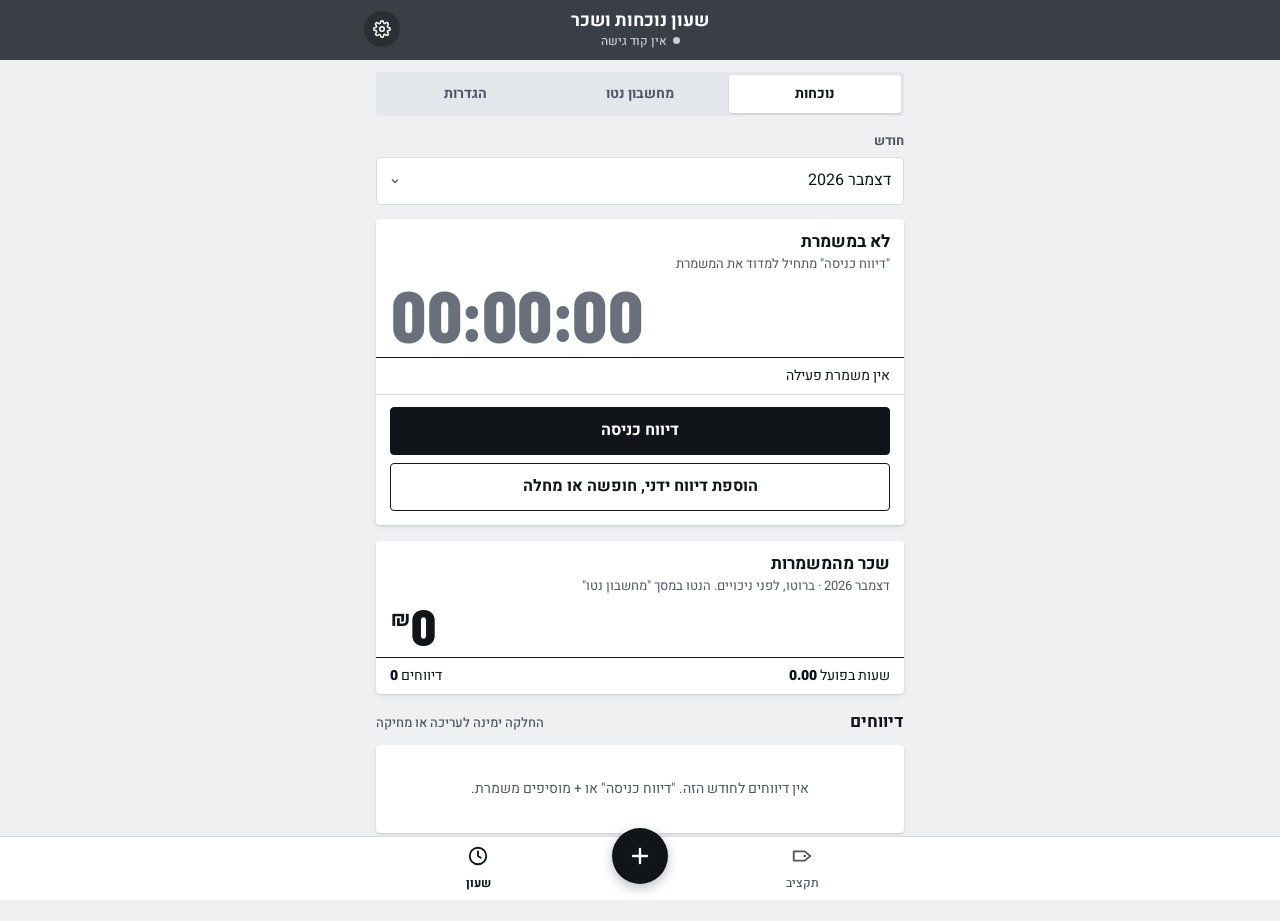
<file: work.html>
<!DOCTYPE html>
<html lang="he" dir="rtl">
<head>
    <meta charset="UTF-8">
    <meta name="viewport" content="width=device-width, initial-scale=1.0, viewport-fit=cover">
    <meta name="apple-mobile-web-app-capable" content="yes">
    <meta name="apple-mobile-web-app-status-bar-style" content="black-translucent">
    <meta name="apple-mobile-web-app-title" content="שעון נוכחות">
    <meta name="theme-color" content="#3A3F47">
    <link rel="manifest" href="manifest-work.json">
    <link rel="apple-touch-icon" href="clock-touch-icon.png">
    <link rel="apple-touch-icon" sizes="180x180" href="clock-touch-icon.png">
    <link rel="icon" type="image/png" sizes="192x192" href="clock-icon-192.png">
    <link rel="icon" type="image/png" sizes="512x512" href="clock-icon-512.png">
    <link rel="icon" type="image/png" sizes="64x64" href="clock-favicon.png">
    <title>שעון נוכחות ושכר</title>
    <link rel="preconnect" href="https://fonts.googleapis.com">
    <link rel="preconnect" href="https://fonts.gstatic.com" crossorigin>
    <link href="https://fonts.googleapis.com/css2?family=Barlow+Condensed:wght@600;700;800&family=Heebo:wght@400;500;700;900&display=swap" rel="stylesheet">
    <link rel="stylesheet" href="sb.css?v=1">
    <script src="cloud.js?v=3"></script>
    <script src="payroll.js?v=3"></script>
    <script src="sb-ui.js?v=1"></script>
    <style>
        .seg-wrap { margin: 12px 16px 0; }
        .tab-content { margin: 16px 16px 0; }
        .clock { overflow: hidden; }
        .clock-time { font-size: 72px; text-align: left; padding: 8px 14px 10px; color: var(--ink-3); }
        .clock.active .clock-time { color: var(--ink); }
        .clock .unit-row button { border: 0; background: none; color: var(--focus); font-weight: 700; font-size: 14px; padding: 4px 0; }
        .clock-actions { padding: 12px 14px 14px; display: grid; gap: 8px; border-top: 1px solid var(--line); }
        .summary { overflow: hidden; margin: 16px 0; }
        .summary .price { font-size: 52px; text-align: left; padding: 6px 14px 8px; }
        .form-list .row { gap: 12px; }
        .form-list .row-main { font-weight: 500; }
        .input-sm { width: 132px; min-height: 40px; padding: 6px 10px; flex: none; }
        input[type="date"].input-sm { width: 150px; }
        .rail-title small::before { content: ""; display: inline-block; width: 7px; height: 7px; border-radius: 4px; background: var(--rail-ink-2); margin-left: 6px; vertical-align: 1px; }
        .rail-title small.ok::before { background: var(--ok-bg); }
        .rail-title small.busy::before { background: #FFFFFF; }
        .rail-title small.bad::before { background: transparent; box-shadow: inset 0 0 0 1.5px #FFFFFF; }
        .receipt .row { min-height: 44px; }
        .receipt .row.total { font-weight: 700; background: var(--ground); }
        .receipt .minus, .receipt .plus { color: var(--ink); }
        .tab-content > .section-sub { margin-top: 24px; }
    </style>
</head>
<body>

<header class="rail">
    <span aria-hidden="true"></span>
    <div class="rail-title">שעון נוכחות ושכר<small id="cloudSyncStatus" aria-live="polite">בודק ענן...</small></div>
    <button class="rail-btn" onclick="switchTab(2, 'tab-data')" aria-label="הגדרות" data-icon="gear"></button>
</header>

<main class="page">
    <div class="seg-wrap">
        <div class="seg" role="tablist" id="tabsContainer" aria-label="מסכי השעון">
            <button role="tab" aria-selected="true" data-tab="tab-attendance" onclick="switchTab(0, 'tab-attendance', this)">נוכחות</button>
            <button role="tab" aria-selected="false" data-tab="tab-net" onclick="switchTab(1, 'tab-net', this)">מחשבון נטו</button>
            <button role="tab" aria-selected="false" data-tab="tab-data" onclick="switchTab(2, 'tab-data', this)">הגדרות</button>
        </div>
    </div>

    <!-- נוכחות -->
    <section id="tab-attendance" class="tab-content" role="tabpanel">
        <label class="field"><span>חודש</span>
            <select id="monthFilter" class="input" onchange="renderLog()"></select>
        </label>

        <section class="label clock" id="clockLabel" aria-labelledby="clockTitle">
            <div class="label-top">
                <h1 id="clockTitle">לא במשמרת</h1>
                <p class="label-sub" id="clockSub">"דיווח כניסה" מתחיל למדוד את המשמרת</p>
            </div>
            <div class="price clock-time" id="shiftTimer" role="timer">00:00:00</div>
            <div class="unit-row"><span id="clockStartLine">אין משמרת פעילה</span><button id="editStartBtn" onclick="editActiveStartTime()" hidden>עריכת שעת כניסה</button></div>
            <div class="clock-actions">
                <button class="btn" id="btnIn" onclick="clockIn()">דיווח כניסה</button>
                <button class="btn" id="btnOut" onclick="clockOut()" hidden>דיווח יציאה</button>
                <button class="btn btn-text" id="cancelBtn" onclick="cancelActiveShift()" hidden>ביטול דיווח הכניסה</button>
                <button class="btn btn-secondary" onclick="toggleManualBox()">הוספת דיווח ידני, חופשה או מחלה</button>
            </div>
        </section>

        <div id="report"></div>
    </section>

    <!-- מחשבון נטו -->
    <section id="tab-net" class="tab-content" role="tabpanel" hidden>
        <label class="field"><span>חודש עבודה</span>
            <select id="netMonthFilter" class="input" onchange="onNetMonthChange()"></select>
        </label>
        <label class="field"><span>בונוס / תמריץ לחודש הזה (₪)</span>
            <input type="number" id="netBonusInput" class="input" inputmode="decimal" placeholder="0" oninput="renderNetCalculator()">
        </label>
        <div id="netResultBox"></div>
    </section>

    <!-- הגדרות -->
    <section id="tab-data" class="tab-content" role="tabpanel" hidden>
        <h2 class="section-sub" style="margin-top:0;">שכר ויתרות</h2>
        <div class="list form-list">
            <label class="row"><span class="row-main">שכר בסיס לשעה (₪)</span><input class="input input-sm num" type="number" id="settingWage" step="0.1" inputmode="decimal"></label>
            <label class="row"><span class="row-main">דמי נסיעות קבועים (₪)</span><input class="input input-sm num" type="number" id="settingTravel" step="1" inputmode="decimal"></label>
            <label class="row"><span class="row-main">יתרת ימי חופשה</span><input class="input input-sm num" type="number" id="settingVacation" step="0.01" inputmode="decimal"></label>
            <label class="row"><span class="row-main">יתרת ימי מחלה</span><input class="input input-sm num" type="number" id="settingSick" step="0.01" inputmode="decimal"></label>
            <label class="row"><span class="row-main">יתרת דמי הבראה (ימים)</span><input class="input input-sm num" type="number" id="settingHavraa" step="0.01" inputmode="decimal"></label>
            <label class="row"><span class="row-main">תחילת העסקה (לוותק הבראה)</span><input class="input input-sm" type="date" id="settingStartDate"></label>
        </div>
        <p class="sheet-note" style="margin-top:8px;">היתרות מתעדכנות אוטומטית בכל סוף חודש ומסונכרנות בין המכשירים.</p>
        <button class="btn" onclick="saveSettings()">שמירה</button>

        <h2 class="section-sub">דוחות</h2>
        <label class="field"><span>חודש לדוח</span>
            <select id="reportMonthFilter" class="input"></select>
        </label>
        <div class="btn-row">
            <button class="btn btn-secondary" onclick="generatePDF('short')">דוח מקוצר למעסיק</button>
            <button class="btn btn-secondary" onclick="generatePDF('detailed')">דוח מפורט</button>
        </div>

        <h2 class="section-sub">גיבוי וענן</h2>
        <div class="list">
            <button class="row" onclick="exportAllData()"><span class="row-icon" data-icon="inbox"></span><span class="row-main"><span class="row-title">העתקת גיבוי מלא ללוח</span><span class="row-sub">משמרות, בונוסים והגדרות</span></span></button>
            <button class="row" onclick="importAllData()"><span class="row-icon" data-icon="repeat"></span><span class="row-main"><span class="row-title">שחזור מגיבוי</span><span class="row-sub">הדבקת גיבוי שהועתק קודם</span></span></button>
            <button class="row" onclick="changeCloudToken()"><span class="row-icon" data-icon="key"></span><span class="row-main"><span class="row-title">קוד גישה לענן</span><span class="row-sub">אותו קוד כמו באפליקציית התקציב</span></span></button>
        </div>
    </section>
</main>

<!-- סרגל תחתון -->
<nav class="tabbar" aria-label="ניווט ראשי">
    <a class="tab" href="index.html"><span data-icon="budget"></span>תקציב</a>
    <button class="fab" onclick="toggleManualBox()" aria-label="הוספת דיווח ידני" data-icon="plus"></button>
    <a class="tab" href="work.html" aria-current="page" onclick="event.preventDefault(); switchTab(0, 'tab-attendance');"><span data-icon="clock"></span>שעון</a>
</nav>

<!-- גיליון: דיווח ידני / עריכה -->
<div class="sheet" id="manualSheet" role="dialog" aria-modal="true" aria-labelledby="formTitle" aria-hidden="true">
    <div class="sheet-panel">
        <div class="sheet-head"><div><h2 id="formTitle">הוספת דיווח</h2></div><button class="sheet-close" data-close-sheet aria-label="סגירה" onclick="resetEditMode()"></button></div>
        <div class="sheet-body" id="manualEntryBox">
            <p class="form-error" id="manualError" role="alert" hidden></p>
            <label class="field"><span>סוג הדיווח</span>
                <select id="entryType" class="input" onchange="toggleTimeInputs()">
                    <option value="shift">משמרת עבודה רגילה</option>
                    <option value="vacation">יום חופשה (100% תשלום)</option>
                    <option value="sick">יום מחלה (זיהוי אוטומטי)</option>
                </select>
            </label>
            <label class="field"><span>תאריך</span><input type="date" id="manualDate" class="input"></label>
            <div class="btn-row" id="timeInputsContainer">
                <label class="field" style="flex:1;"><span>כניסה</span><input type="time" id="manualStart" class="input"></label>
                <label class="field" style="flex:1;"><span>יציאה</span><input type="time" id="manualEnd" class="input"></label>
            </div>
        </div>
        <div class="sheet-foot">
            <div class="btn-row">
                <button class="btn btn-secondary" id="btnCancelEdit" onclick="resetEditMode()">ביטול</button>
                <button class="btn" id="btnManualSave" onclick="addManualShift()">הוספה לדיווחים</button>
            </div>
        </div>
    </div>
</div>

<script>
    const REGULAR_HOURS = SBPayroll.PAYROLL.REGULAR_HOURS;
    const DEFAULT_EMPLOYMENT_START = '2024-11-24'; // ניתן לשינוי במסך ההגדרות
    const hebrewMonths = ["ינואר", "פברואר", "מרץ", "אפריל", "מאי", "יוני", "יולי", "אוגוסט", "ספטמבר", "אוקטובר", "נובמבר", "דצמבר"];
    let editingId = null;
    let openSwipeId = null;

    const warningSvg = `<svg class="custom-warning-icon" width="22" height="22" viewBox="0 0 24 24" fill="none" xmlns="http://www.w3.org/2000/svg" title="פחות מ-5 שעות"><path d="M12 2C10.5 2 9.5 3 9.5 4.5V12.5C9.5 14 10.5 15 12 15C13.5 15 14.5 14 14.5 12.5V4.5C14.5 3 13.5 2 12 2ZM12 17.5C10.6 17.5 9.5 18.6 9.5 20C9.5 21.4 10.6 22.5 12 22.5C13.4 22.5 14.5 21.4 14.5 20C14.5 18.6 13.4 17.5 12 17.5Z" fill="#d93025"/></svg>`;

    // ==========================================
    //   נתונים מקומיים
    // ==========================================
    function readShifts() {
        try {
            const arr = JSON.parse(localStorage.getItem('shiftsHistory') || '[]');
            return Array.isArray(arr) ? arr : [];
        } catch (e) { return []; }
    }
    function writeShifts(shifts) {
        localStorage.setItem('shiftsHistory', JSON.stringify(shifts));
    }

    function pad2(n) { return String(n).padStart(2, '0'); }
    function formatDate(d) { return `${pad2(d.getDate())}.${pad2(d.getMonth() + 1)}.${d.getFullYear()}`; }
    function formatTime(d) { return `${pad2(d.getHours())}:${pad2(d.getMinutes())}`; }
    function monthKeyOf(d) { return d.getFullYear() + "-" + pad2(d.getMonth() + 1); }
    function shiftSortKey(s) {
        const p = SBPayroll.normalizeDate(s.date).split('.');
        return new Date(`${p[2]}-${p[1]}-${p[0]}T${s.start || '00:00'}`).getTime() || 0;
    }

    // משמרת תקינה: מזהה מספרי (מגן מפני הזרקת קוד מנתוני ענן) ותאריך בפורמט אחיד dd.mm.yyyy
    function cleanShift(s) {
        if (!s || s.id === undefined || s.id === null || !isFinite(Number(s.id))) return null;
        return Object.assign({}, s, { id: Number(s.id), date: SBPayroll.normalizeDate(s.date) });
    }

    function sortShifts(shifts) {
        return shifts.sort((a, b) => shiftSortKey(a) - shiftSortKey(b));
    }

    // מאחד תאריכים ישנים בפורמט 1.9.2026 לפורמט 01.09.2026 (חד פעמי)
    function normalizeStoredShifts() {
        const before = localStorage.getItem('shiftsHistory') || '[]';
        const shifts = sortShifts(readShifts().map(cleanShift).filter(Boolean));
        const after = JSON.stringify(shifts);
        if (after !== before) { writeShifts(shifts); return true; }
        return false;
    }

    // ==========================================
    //   הגדרות: כל שינוי מסומן בזמן, כדי שהענן ידע מה העדכני
    // ==========================================
    const SETTING_KEYS = ['hourlyWage', 'travelExp', 'vacationBalance', 'sickBalance', 'havraaBalance', 'employmentStart'];

    function touchSettings() { localStorage.setItem('workSettingsUpdatedAt', String(Date.now())); }
    function setSetting(key, value) { localStorage.setItem(key, String(value)); touchSettings(); }
    function getNum(key, fallback) { const v = parseFloat(localStorage.getItem(key)); return isNaN(v) ? fallback : v; }
    function adjustBalance(key, delta) { setSetting(key, (getNum(key, 0) + delta).toFixed(2)); }

    function readAccruedMonths() {
        try { return JSON.parse(localStorage.getItem('accruedMonths') || '{}') || {}; } catch (e) { return {}; }
    }

    function collectLocalSettings() {
        const settings = {};
        SETTING_KEYS.forEach(k => { settings[k] = localStorage.getItem(k); });
        const bonuses = {};
        for (let i = 0; i < localStorage.length; i++) {
            const k = localStorage.key(i);
            if (k && k.startsWith('bonus_')) bonuses[k] = localStorage.getItem(k);
        }
        settings.bonuses = bonuses;
        settings.accruedMonths = readAccruedMonths();
        settings.updatedAt = parseInt(localStorage.getItem('workSettingsUpdatedAt') || '0', 10) || 0;
        return settings;
    }

    // מחיל הגדרות מהענן: אם הן חדשות יותר מהמקומיות – מחליף; אחרת משלים רק ערכים חסרים.
    function mergeSettingsFromCloud(cSet) {
        if (!cSet || typeof cSet !== 'object') return false;
        let changed = false;
        const cloudTs = Number(cSet.updatedAt) || 0;
        const localTs = parseInt(localStorage.getItem('workSettingsUpdatedAt') || '0', 10) || 0;
        const cloudIsNewer = cloudTs > localTs;

        SETTING_KEYS.forEach(k => {
            const v = cSet[k];
            if (v === undefined || v === null || v === '') return;
            if (cloudIsNewer || localStorage.getItem(k) === null) {
                if (localStorage.getItem(k) !== String(v)) { localStorage.setItem(k, String(v)); changed = true; }
            }
        });

        if (cSet.bonuses && typeof cSet.bonuses === 'object') {
            if (cloudIsNewer) {
                const localBonusKeys = [];
                for (let i = 0; i < localStorage.length; i++) {
                    const k = localStorage.key(i);
                    if (k && k.startsWith('bonus_')) localBonusKeys.push(k);
                }
                localBonusKeys.forEach(k => { if (!(k in cSet.bonuses)) { localStorage.removeItem(k); changed = true; } });
            }
            Object.entries(cSet.bonuses).forEach(([k, v]) => {
                if (!k.startsWith('bonus_')) return;
                if (cloudIsNewer || localStorage.getItem(k) === null) {
                    if (localStorage.getItem(k) !== String(v)) { localStorage.setItem(k, String(v)); changed = true; }
                }
            });
        }

        // חודשים שכבר נצברו – איחוד, כדי שלא תהיה צבירה כפולה בשני מכשירים
        if (cSet.accruedMonths && typeof cSet.accruedMonths === 'object') {
            const local = readAccruedMonths();
            const merged = Object.assign({}, local, cSet.accruedMonths);
            if (JSON.stringify(merged) !== JSON.stringify(local)) {
                localStorage.setItem('accruedMonths', JSON.stringify(merged));
                changed = true;
            }
        }

        if (cloudIsNewer) localStorage.setItem('workSettingsUpdatedAt', String(cloudTs));
        return changed;
    }

    function getEmploymentStart() {
        const v = localStorage.getItem('employmentStart') || DEFAULT_EMPLOYMENT_START;
        const d = new Date(v + 'T00:00');
        return isNaN(d) ? new Date(DEFAULT_EMPLOYMENT_START + 'T00:00') : d;
    }

    // צבירת חופשה/מחלה/הבראה לחודשים שהסתיימו. רץ רק אחרי טעינה מהענן.
    function processMonthlyAccrualsIfNeeded() {
        const shifts = readShifts();
        const accruedMonths = readAccruedMonths();
        const currentMonthKey = monthKeyOf(new Date());
        const startDate = getEmploymentStart();

        const monthsMap = {};
        shifts.forEach(s => {
            if (s.monthKey && (!s.type || s.type === 'shift')) {
                monthsMap[s.monthKey] = (monthsMap[s.monthKey] || 0) + (parseFloat(s.hours) || 0);
            }
        });

        let accrued = false;
        Object.keys(monthsMap).forEach(mKey => {
            if (mKey < currentMonthKey && !accruedMonths[mKey] && mKey >= "2026-09") {
                const fraction = Math.min(monthsMap[mKey] / 182, 1.0); // יחסיות משרה לפי 182 שעות
                const newVac = fraction * (14 / 12);   // חופשה – 14 ימים בשנה
                const newSick = fraction * 1.50;       // מחלה – 1.5 ימים לחודש

                const parts = mKey.split('-');
                const mDate = new Date(parseInt(parts[0], 10), parseInt(parts[1], 10), 1);
                const diffYears = (mDate - startDate) / (1000 * 60 * 60 * 24 * 365.25);
                let havraaDaysPerYear = 5;
                if (diffYears >= 1) havraaDaysPerYear = 6;
                if (diffYears >= 3) havraaDaysPerYear = 7;
                if (diffYears >= 10) havraaDaysPerYear = 8;
                const newHavraa = fraction * (havraaDaysPerYear / 12);

                adjustBalance('vacationBalance', newVac);
                adjustBalance('sickBalance', newSick);
                adjustBalance('havraaBalance', newHavraa);

                accruedMonths[mKey] = true;
                accrued = true;
            }
        });
        if (accrued) {
            localStorage.setItem('accruedMonths', JSON.stringify(accruedMonths));
            touchSettings();
        }
        return accrued;
    }

    function switchTab(index, tabId, btnElement) {
        document.querySelectorAll('.tab-content').forEach(el => { el.hidden = el.id !== tabId; });
        document.querySelectorAll('#tabsContainer [role="tab"]').forEach(el => el.setAttribute('aria-selected', el.dataset.tab === tabId ? 'true' : 'false'));
        window.scrollTo(0, 0);
        if (tabId === 'tab-data') {
            loadSettings();
            populateReportMonthSelector();
        }
        if (tabId === 'tab-net') {
            populateNetMonthSelector();
            renderNetCalculator();
        }
    }

    function loadSettings() {
        document.getElementById('settingWage').value = localStorage.getItem('hourlyWage') || '';
        document.getElementById('settingTravel').value = localStorage.getItem('travelExp') || '0';
        document.getElementById('settingVacation').value = getNum('vacationBalance', 0).toFixed(2);
        document.getElementById('settingSick').value = getNum('sickBalance', 0).toFixed(2);
        document.getElementById('settingHavraa').value = getNum('havraaBalance', 0).toFixed(2);
        document.getElementById('settingStartDate').value = localStorage.getItem('employmentStart') || DEFAULT_EMPLOYMENT_START;
    }

    function saveSettings() {
        const wage = document.getElementById('settingWage').value;
        if (!wage) { SBUI.toast('צריך להזין שכר לשעה'); document.getElementById('settingWage').focus(); return; }
        localStorage.setItem('hourlyWage', wage);
        localStorage.setItem('travelExp', document.getElementById('settingTravel').value || '0');
        localStorage.setItem('vacationBalance', document.getElementById('settingVacation').value || '0');
        localStorage.setItem('sickBalance', document.getElementById('settingSick').value || '0');
        localStorage.setItem('havraaBalance', document.getElementById('settingHavraa').value || '0');
        const start = document.getElementById('settingStartDate').value;
        if (start) localStorage.setItem('employmentStart', start);
        touchSettings();
        syncWorkDataToCloud({ immediate: true });
        SBUI.toast('נשמר ונשלח לענן');
    }

    function calculateShiftPay(startTime, endTime, totalHours, wage) {
        const day = startTime.getDay();
        const hour = startTime.getHours();
        const isWeekend = (day === 6) || (day === 5 && hour >= 14);

        const baseMult = isWeekend ? 1.5 : 1.0;
        const ot1Mult = isWeekend ? 1.75 : 1.25;
        const ot2Mult = isWeekend ? 2.0 : 1.5;

        const regHours = Math.min(totalHours, REGULAR_HOURS);
        const ot1Hours = Math.max(0, Math.min(totalHours - REGULAR_HOURS, 2));
        const ot2Hours = Math.max(0, totalHours - (REGULAR_HOURS + 2));

        const totalPay = (regHours * wage * baseMult) + (ot1Hours * wage * ot1Mult) + (ot2Hours * wage * ot2Mult);
        return { totalPay, regHours, ot1Hours, ot2Hours, isWeekend };
    }

    setInterval(updateTimer, 1000);
    function updateTimer() {
        const startIso = localStorage.getItem('shiftStart');
        const timerDiv = document.getElementById('shiftTimer');
        const label = document.getElementById('clockLabel');
        if (!startIso) {
            label.classList.remove('active');
            timerDiv.textContent = '00:00:00';
            document.getElementById('clockTitle').innerText = 'לא במשמרת';
            document.getElementById('clockSub').innerText = '"דיווח כניסה" מתחיל למדוד את המשמרת';
            document.getElementById('clockStartLine').innerText = 'אין משמרת פעילה';
            document.getElementById('editStartBtn').hidden = true;
            return;
        }
        const startTime = new Date(startIso);
        const diffMs = Math.max(0, new Date() - startTime);
        const hrs = Math.floor(diffMs / 3600000);
        const mins = Math.floor((diffMs % 3600000) / 60000);
        const secs = Math.floor((diffMs % 60000) / 1000);
        label.classList.add('active');
        timerDiv.textContent = `${pad2(hrs)}:${pad2(mins)}:${pad2(secs)}`;
        document.getElementById('clockTitle').innerText = 'במשמרת עכשיו';
        const wage = parseFloat(localStorage.getItem('hourlyWage')) || 0;
        document.getElementById('clockSub').innerText = wage ? `בערך ₪${Math.round(diffMs / 3600000 * wage).toLocaleString('he-IL')} עד עכשיו, לפני תוספות` : 'יציאה מסיימת את המשמרת ושומרת אותה';
        document.getElementById('clockStartLine').innerHTML = `כניסה ב-<b class="num">${formatTime(startTime)}</b>`;
        document.getElementById('editStartBtn').hidden = false;
    }

    async function editActiveStartTime() {
        const startIso = localStorage.getItem('shiftStart');
        if (!startIso) return;
        const startDate = new Date(startIso);
        const atTime = t => { const d = new Date(startDate); const p = t.split(':'); d.setHours(parseInt(p[0], 10), parseInt(p[1], 10), 0, 0); return d; };
        const v = await SBUI.dialog({ title: 'שעת הכניסה', okLabel: 'שמירה', fields: [{
            name: 't', label: 'השעה שבה נכנסת בפועל', type: 'time', value: formatTime(startDate), required: true,
            validate: t => !/^([0-1]?[0-9]|2[0-3]):[0-5][0-9]$/.test(t) ? 'השעה לא תקינה' : (atTime(t) > new Date() ? 'שעת הכניסה לא יכולה להיות בעתיד' : null)
        }] });
        if (v && localStorage.getItem('shiftStart')) {
            localStorage.setItem('shiftStart', atTime(v.t).toISOString());
            updateTimer();
        }
    }

    function updateActiveState() {
        const active = !!localStorage.getItem('shiftStart');
        document.getElementById('btnIn').hidden = active;
        document.getElementById('btnOut').hidden = !active;
        document.getElementById('cancelBtn').hidden = !active;
        updateTimer();
    }

    function requireWage() {
        const wage = parseFloat(localStorage.getItem('hourlyWage'));
        if (!wage) {
            SBUI.alert('כדי לחשב שכר צריך להזין שכר לשעה במסך ההגדרות.', 'חסר שכר לשעה').then(() => switchTab(2, 'tab-data'));
            return 0;
        }
        return wage;
    }

    function clockIn() {
        if (!requireWage()) return;
        if (localStorage.getItem('shiftStart')) { SBUI.toast('כבר יש דיווח כניסה פעיל'); return; }
        localStorage.setItem('shiftStart', new Date().toISOString());
        updateActiveState();
    }

    function clockOut() {
        const startIso = localStorage.getItem('shiftStart');
        if (!startIso) { SBUI.toast('אין דיווח כניסה פעיל'); return updateActiveState(); }
        const wage = requireWage();
        if (!wage) return;
        const startTime = new Date(startIso);
        const endTime = new Date();
        const totalHours = (endTime - startTime) / 3600000;

        if (totalHours > 24) {
            SBUI.alert('עברו יותר מ-24 שעות מדיווח הכניסה, לכן הוא בוטל. אפשר להוסיף את המשמרת ידנית בכפתור +.', 'הדיווח בוטל');
            localStorage.removeItem('shiftStart');
            return updateActiveState();
        }

        const payData = calculateShiftPay(startTime, endTime, totalHours, wage);
        saveShiftLog('shift', startTime, endTime, totalHours, payData.totalPay, 0, payData.isWeekend);
        localStorage.removeItem('shiftStart');
        updateActiveState();
    }

    async function cancelActiveShift() {
        if (await SBUI.confirm('דיווח הכניסה הפעיל יימחק והזמן שנמדד לא יישמר.', { title: 'ביטול דיווח הכניסה', okLabel: 'ביטול הדיווח', danger: true })) {
            localStorage.removeItem('shiftStart');
            updateActiveState();
        }
    }

    function toggleManualBox() {
        if (!editingId) {
            document.getElementById('formTitle').innerText = 'הוספת דיווח';
            document.getElementById('btnManualSave').innerText = 'הוספה לדיווחים';
            const d = new Date();
            const mDate = document.getElementById('manualDate');
            if (!mDate.value) mDate.value = `${d.getFullYear()}-${pad2(d.getMonth() + 1)}-${pad2(d.getDate())}`;
        }
        toggleTimeInputs();
        SBUI.openSheet('manualSheet');
    }

    function toggleTimeInputs() {
        const type = document.getElementById('entryType').value;
        document.getElementById('timeInputsContainer').hidden = type !== 'shift';
    }

    function editShift(id) {
        closeAllSwipes();
        const shift = readShifts().find(s => Number(s.id) === Number(id));
        if (!shift) return;

        document.getElementById('entryType').value = shift.type || 'shift';
        toggleTimeInputs();

        const mDate = document.getElementById('manualDate');
        const mStart = document.getElementById('manualStart');
        const mEnd = document.getElementById('manualEnd');

        // תאריך תמיד בפורמט dd.mm.yyyy -> yyyy-mm-dd (בעבר 1.9.2026 נשבר כאן)
        const dateParts = SBPayroll.normalizeDate(shift.date).split('.');
        if (dateParts.length === 3) {
            mDate.type = 'date';
            mDate.value = `${dateParts[2]}-${dateParts[1]}-${dateParts[0]}`;
        }

        if (!shift.type || shift.type === 'shift') {
            mStart.type = 'time'; mStart.value = shift.start;
            mEnd.type = 'time'; mEnd.value = shift.end;
        }

        editingId = Number(id);
        document.getElementById('formTitle').innerText = "עריכת דיווח";
        document.getElementById('btnManualSave').innerText = "שמירת שינויים";
        SBUI.openSheet('manualSheet');
    }

    function resetEditMode() {
        editingId = null;
        SBUI.closeSheet('manualSheet');
        document.getElementById('formTitle').innerText = "הוספת דיווח";
        document.getElementById('btnManualSave').innerText = "הוספה לדיווחים";
        document.getElementById('manualDate').value = "";
        document.getElementById('manualStart').value = "";
        document.getElementById('manualEnd').value = "";
    }

    function manualError(msg, inputId) {
        SBUI.showFieldError(document.getElementById('manualError'), msg, inputId ? document.getElementById(inputId) : null);
        if (msg && inputId) document.getElementById(inputId).focus();
    }

    function addManualShift() {
        const type = document.getElementById('entryType').value;
        const mDate = document.getElementById('manualDate').value;
        const wage = parseFloat(localStorage.getItem('hourlyWage'));
        manualError('');
        if (!wage) return manualError('צריך להזין שכר לשעה במסך ההגדרות');
        if (!mDate) return manualError('צריך לבחור תאריך', 'manualDate');

        let startTime, endTime, totalHours, totalPay, sickDayNum = 0, isWeekend = false;

        if (type === 'shift') {
            const mStart = document.getElementById('manualStart').value;
            const mEnd = document.getElementById('manualEnd').value;
            if (!mStart || !mEnd) return manualError('צריך למלא שעת כניסה ושעת יציאה', document.getElementById('manualStart').value ? 'manualEnd' : 'manualStart');
            startTime = new Date(`${mDate}T${mStart}`);
            endTime = new Date(`${mDate}T${mEnd}`);
            if (endTime < startTime) endTime.setDate(endTime.getDate() + 1);
            totalHours = (endTime - startTime) / 3600000;
            const payData = calculateShiftPay(startTime, endTime, totalHours, wage);
            totalPay = payData.totalPay;
            isWeekend = payData.isWeekend;
        } else {
            startTime = new Date(`${mDate}T08:00`);
            endTime = new Date(`${mDate}T16:36`);
            totalHours = REGULAR_HOURS;
            totalPay = totalHours * wage;
            if (type === 'vacation') adjustBalance('vacationBalance', -1);
            else if (type === 'sick') { sickDayNum = 1; adjustBalance('sickBalance', -1); }
        }

        if (editingId) {
            let shifts = readShifts();
            const oldS = shifts.find(s => Number(s.id) === editingId);
            // החזרת ימי חופש/מחלה של הדיווח הישן
            if (oldS && oldS.type === 'vacation') adjustBalance('vacationBalance', 1);
            if (oldS && oldS.type === 'sick') adjustBalance('sickBalance', 1);
            shifts = shifts.filter(s => Number(s.id) !== editingId);
            writeShifts(shifts);
            markShiftDeleted(editingId);
        }

        saveShiftLog(type, startTime, endTime, totalHours, totalPay, sickDayNum, isWeekend);
        resetEditMode();
    }

    function saveShiftLog(type, start, end, hours, pay, sickDayNum = 0, isWeekend = false) {
        const shifts = readShifts();
        const newId = Date.now();
        unmarkShiftDeleted(newId);
        shifts.push({
            id: newId, type, sickDayNum,
            date: formatDate(start),
            monthKey: monthKeyOf(start),
            start: formatTime(start),
            end: formatTime(end),
            hours: hours.toFixed(2),
            pay: pay.toFixed(2),
            isWeekend: isWeekend
        });
        writeShifts(sortShifts(shifts));
        syncWorkDataToCloud();
        populateMonthSelector();
        renderLog();
    }

    // לחיצה ראשונה על "מחיקה" הופכת אותו ל"למחוק?", לחיצה שנייה מוחקת
    function deleteShift(id, btn) {
        if (btn && !SBUI.armDelete(btn)) return;
        closeAllSwipes();
        id = Number(id);
        const shifts = readShifts();
        const shiftToDelete = shifts.find(s => Number(s.id) === id);
        if (shiftToDelete && shiftToDelete.type === 'vacation') adjustBalance('vacationBalance', 1);
        if (shiftToDelete && shiftToDelete.type === 'sick') adjustBalance('sickBalance', 1);

        markShiftDeleted(id);
        writeShifts(shifts.filter(s => Number(s.id) !== id));
        syncWorkDataToCloud({ immediate: true });
        populateMonthSelector();
        renderLog();
        const back = shiftToDelete && shiftToDelete.type === 'vacation' ? ' · יום החופשה הוחזר ליתרה'
            : (shiftToDelete && shiftToDelete.type === 'sick' ? ' · יום המחלה הוחזר ליתרה' : '');
        SBUI.toast('הדיווח נמחק' + back);
    }

    function getOptionsHTML(shifts, currentSelected) {
        let html = "";
        const monthsSet = new Set();
        shifts.forEach(s => { if (s.monthKey) monthsSet.add(s.monthKey); });
        monthsSet.add(monthKeyOf(new Date()));

        Array.from(monthsSet).sort().reverse().forEach(mKey => {
            const parts = mKey.split("-");
            const monthName = hebrewMonths[parseInt(parts[1], 10) - 1];
            if (!monthName) return;
            const selectedStr = (mKey === currentSelected) ? "selected" : "";
            html += `<option value="${escHtml(mKey)}" ${selectedStr}>${monthName} ${escHtml(parts[0])}</option>`;
        });
        return html;
    }

    function populateMonthSelector() {
        const select = document.getElementById('monthFilter');
        const currentSelected = select.value || monthKeyOf(new Date());
        select.innerHTML = getOptionsHTML(readShifts(), currentSelected);
    }

    function populateNetMonthSelector() {
        const select = document.getElementById('netMonthFilter');
        const currentSelected = select.value || document.getElementById('monthFilter').value;
        select.innerHTML = getOptionsHTML(readShifts(), currentSelected);
        document.getElementById('netBonusInput').value = localStorage.getItem('bonus_' + select.value) || '';
    }

    function onNetMonthChange() {
        const monthKey = document.getElementById('netMonthFilter').value;
        document.getElementById('netBonusInput').value = localStorage.getItem('bonus_' + monthKey) || '';
        renderNetCalculator();
    }

    function populateReportMonthSelector() {
        const select = document.getElementById('reportMonthFilter');
        const currentSelected = select.value || document.getElementById('monthFilter').value;
        select.innerHTML = getOptionsHTML(readShifts(), currentSelected);
    }

    // ==========================================
    //   סנכרון ענן (דרך cloud.js עם קוד גישה)
    // ==========================================
    let syncCloudTimer = null;
    let cloudLoadedOnce = false;
    const pendingSalaries = {};

    function setSyncStatus(text, color) {
        const el = document.getElementById('cloudSyncStatus');
        if (!el) return;
        el.textContent = String(text).replace(/[\u2600-\u27BF\uFE0F]|\uD83D[\uDC00-\uDFFF]|\uD83C[\uDC00-\uDFFF]/g, '').trim();
        el.className = color === '#34c759' ? 'ok' : (color === '#ff3b30' ? 'bad' : (color === '#ff9500' ? 'busy' : ''));
    }

    function getDeletedShiftIds() {
        try { return JSON.parse(localStorage.getItem('deletedShiftIds') || '[]').map(String); }
        catch (e) { return []; }
    }

    function markShiftDeleted(id) {
        if (!id) return;
        const strId = String(id);
        const delIds = getDeletedShiftIds();
        if (!delIds.includes(strId)) {
            delIds.push(strId);
            if (delIds.length > 1000) delIds.splice(0, delIds.length - 1000);
            localStorage.setItem('deletedShiftIds', JSON.stringify(delIds));
        }
    }

    function unmarkShiftDeleted(id) {
        if (!id) return;
        const strId = String(id);
        localStorage.setItem('deletedShiftIds', JSON.stringify(getDeletedShiftIds().filter(d => d !== strId)));
    }

    // מאחד משמרות מקומיות ומהענן (לפי מזהה), בלי משמרות שנמחקו
    function mergeShifts(cloudData) {
        const localDeleted = getDeletedShiftIds();
        const cloudDeleted = (cloudData && Array.isArray(cloudData.deletedShiftIds)) ? cloudData.deletedShiftIds.map(String) : [];
        const allDeletedSet = new Set([...localDeleted, ...cloudDeleted]);
        const allDeletedArr = Array.from(allDeletedSet).slice(-1000);
        localStorage.setItem('deletedShiftIds', JSON.stringify(allDeletedArr));

        const cloudShifts = (cloudData && Array.isArray(cloudData.shiftsHistory)) ? cloudData.shiftsHistory : [];
        const shiftMap = new Map();
        cloudShifts.map(cleanShift).filter(Boolean).forEach(s => { if (!allDeletedSet.has(String(s.id))) shiftMap.set(String(s.id), s); });
        readShifts().map(cleanShift).filter(Boolean).forEach(s => { if (!allDeletedSet.has(String(s.id))) shiftMap.set(String(s.id), s); });
        const merged = sortShifts(Array.from(shiftMap.values()));

        const cloudHasDeleted = cloudShifts.some(s => s && allDeletedSet.has(String(s.id)));
        return { merged, allDeletedArr, cloudHasDeleted, localHasMoreDeletes: localDeleted.some(d => !cloudDeleted.includes(d)) };
    }

    function syncSalaryToCloud(monthKey, net) {
        pendingSalaries[monthKey] = Math.round(net);
        syncWorkDataToCloud();
    }

    function syncWorkDataToCloud(opts) {
        opts = opts || {};
        clearTimeout(syncCloudTimer);
        if (!cloudLoadedOnce) {
            // לא כותבים לענן לפני שהצלחנו לקרוא ממנו (כדי לא לדרוס נתונים)
            setSyncStatus('☁️ נשמר במכשיר', '#8e8e93');
            return;
        }
        setSyncStatus('☁️ מסנכרן...', '#ff9500');

        const doSync = async () => {
            try {
                await SBCloud.updateConfig(cfg => {
                    const cats = cfg.categories || {};
                    const cloudData = cats.__shiftsData || {};
                    const { merged, allDeletedArr } = mergeShifts(cloudData);
                    writeShifts(merged);
                    mergeSettingsFromCloud(cloudData.settings);

                    cats.__shiftsData = {
                        shiftsHistory: merged,
                        deletedShiftIds: allDeletedArr,
                        settings: collectLocalSettings(),
                        updatedAt: Date.now()
                    };
                    const salaries = Object.assign({}, cats.__liveSalaries || {});
                    Object.keys(pendingSalaries).forEach(k => { salaries[k] = pendingSalaries[k]; delete pendingSalaries[k]; });
                    cats.__liveSalaries = salaries;
                    return { aliases: cfg.aliases, categories: cats };
                });
                setSyncStatus('☁️ מסונכרן', '#34c759');
            } catch (e) {
                console.warn('Sync failed', e);
                if (e && e.name === 'AuthError') setSyncStatus('🔒 קוד גישה שגוי', '#ff3b30');
                else setSyncStatus('☁️ לא מקוון', '#8e8e93');
            }
        };

        if (opts.immediate) doSync();
        else syncCloudTimer = setTimeout(doSync, 1200);
    }

    async function loadWorkDataFromCloud(isRetry) {
        if (!SBCloud.hasToken() && !SBCloud.askToken('כדי לסנכרן את המשמרות צריך להזין את קוד הגישה פעם אחת במכשיר הזה.')) {
            setSyncStatus('🔒 אין קוד גישה', '#8e8e93');
            return;
        }
        setSyncStatus('☁️ בודק ענן...', '#ff9500');
        try {
            const cfg = await SBCloud.loadConfig();
            const cats = cfg.categories || {};
            let changed = false;
            let needPush = false;

            if (cats.__shiftsData) {
                const { merged, cloudHasDeleted, localHasMoreDeletes } = mergeShifts(cats.__shiftsData);
                if (JSON.stringify(merged) !== JSON.stringify(readShifts())) {
                    writeShifts(merged);
                    changed = true;
                }
                if (mergeSettingsFromCloud(cats.__shiftsData.settings)) changed = true;
                const cloudCount = Array.isArray(cats.__shiftsData.shiftsHistory) ? cats.__shiftsData.shiftsHistory.length : 0;
                if (cloudHasDeleted || localHasMoreDeletes || merged.length !== cloudCount) needPush = true;
            } else if (readShifts().length > 0) {
                needPush = true;
            }

            cloudLoadedOnce = true;
            if (processMonthlyAccrualsIfNeeded()) { changed = true; needPush = true; }
            if (needPush) syncWorkDataToCloud({ immediate: true });
            else setSyncStatus('☁️ מסונכרן', '#34c759');

            if (changed) {
                populateMonthSelector();
                renderLog();
                loadSettings();
                if (document.getElementById('tab-net').classList.contains('active')) renderNetCalculator();
            }
        } catch (e) {
            console.warn('Load from cloud failed', e);
            if (e && e.name === 'AuthError' && !isRetry && SBCloud.askToken('קוד הגישה לענן שגוי או חסר.')) return loadWorkDataFromCloud(true);
            setSyncStatus(e && e.name === 'AuthError' ? '🔒 קוד גישה שגוי' : '☁️ נשמר מקומית', '#8e8e93');
        }
    }

    function changeCloudToken() {
        if (SBCloud.askToken()) loadWorkDataFromCloud(true);
    }

    function exportAllData() {
        const data = Object.assign({ shiftsHistory: readShifts() }, collectLocalSettings());
        const json = JSON.stringify(data);
        if (navigator.clipboard && navigator.clipboard.writeText) {
            navigator.clipboard.writeText(json).then(() => {
                SBUI.toast('הגיבוי (משמרות, בונוסים והגדרות) הועתק ללוח');
            }).catch(() => showBackupText(json));
        } else {
            showBackupText(json);
        }
    }
    function showBackupText(json) {
        SBUI.dialog({ title: 'גיבוי', message: 'אי אפשר היה להעתיק אוטומטית. כדאי לסמן את כל הטקסט ולהעתיק אותו.', okLabel: 'סגירה', alertOnly: true,
            fields: [{ name: 'j', label: 'נתוני הגיבוי', type: 'textarea', value: json }] });
    }

    async function importAllData() {
        const v = await SBUI.dialog({ title: 'שחזור מגיבוי', okLabel: 'שחזור', danger: true,
            message: 'השחזור מחליף את המשמרות וההגדרות שבמכשיר בנתוני הגיבוי.',
            fields: [{ name: 'raw', label: 'הדבקת נתוני הגיבוי', type: 'textarea', required: true, placeholder: '{"shiftsHistory": ...}' }] });
        const raw = v ? v.raw : '';
        if (!raw) return;
        try {
            const data = JSON.parse(raw);
            if (Array.isArray(data.shiftsHistory)) {
                writeShifts(sortShifts(data.shiftsHistory.map(cleanShift).filter(Boolean)));
                localStorage.setItem('deletedShiftIds', '[]');
            }
            SETTING_KEYS.forEach(k => { if (data[k] !== undefined && data[k] !== null) localStorage.setItem(k, String(data[k])); });
            if (data.bonuses && typeof data.bonuses === 'object') {
                Object.keys(data.bonuses).forEach(k => { if (k.startsWith('bonus_')) localStorage.setItem(k, String(data.bonuses[k])); });
            }
            if (data.accruedMonths && typeof data.accruedMonths === 'object') localStorage.setItem('accruedMonths', JSON.stringify(data.accruedMonths));
            touchSettings();
            syncWorkDataToCloud({ immediate: true });
            SBUI.toast('הנתונים שוחזרו ויסונכרנו לענן');
            setTimeout(() => location.reload(), 1500);
        } catch (e) {
            SBUI.alert('הטקסט שהודבק אינו גיבוי תקין. כדאי להעתיק שוב את כל הגיבוי ולנסות שוב.', 'השחזור נכשל');
        }
    }

    function renderLog() {
        const shifts = readShifts();
        const reportDiv = document.getElementById('report');
        const selectedMonth = document.getElementById('monthFilter').value;
        const dayNames = ['א׳', 'ב׳', 'ג׳', 'ד׳', 'ה׳', 'ו׳', 'שבת'];
        let rowsHtml = '';
        let totalPay = 0, totalHours = 0, count = 0;
    
        shifts.slice().reverse().forEach(shift => {
            if (shift.monthKey !== selectedMonth) return;
            count++;
            const id = Number(shift.id);
            const isShort = (parseFloat(shift.hours) <= 5 && (!shift.type || shift.type === 'shift'));
            let badge = '<span class="chip">משמרת</span>';
            if (shift.isWeekend) badge = '<span class="chip chip-ink">שבת/חג</span>';
            if (shift.type === 'vacation') badge = '<span class="chip chip-line">חופשה</span>';
            if (shift.type === 'sick') badge = '<span class="chip chip-line">מחלה</span>';
            const p = SBPayroll.normalizeDate(shift.date).split('.');
            const dObj = p.length === 3 ? new Date(+p[2], +p[1] - 1, +p[0]) : null;
            const dayName = dObj && !isNaN(dObj) ? (dObj.getDay() === 6 ? 'שבת' : 'יום ' + dayNames[dObj.getDay()]) : '';
            const timeString = (shift.type && shift.type !== 'shift') ? 'יום מלא' : `${escHtml(shift.start)}–${escHtml(shift.end)}`;
            rowsHtml += `
                <li class="sw-row" id="shift-container-${id}">
                    <div class="sw-actions">
                        <button class="sw-edit" onclick="editShift(${id})">${SBUI.ICONS.edit}עריכה</button>
                        <button class="sw-del" onclick="deleteShift(${id}, this)">${SBUI.ICONS.trash}מחיקה</button>
                    </div>
                    <div class="sw-content row" tabindex="0" aria-label="${escHtml(shift.date)}, ₪${escHtml(shift.pay)}. החלקה ימינה לעריכה או מחיקה">
                        <span class="row-main">
                            <span class="row-title">${dayName} ${escHtml(shift.date)}</span>
                            <span class="row-sub">${badge} <span class="num">${timeString}</span> · ${escHtml(shift.hours)} ש׳${isShort ? ` <span class="chip chip-ink">${SBUI.ICONS.warn}פחות מ-5 שעות</span>` : ''}</span>
                        </span>
                        <span class="row-amt num">₪${escHtml(shift.pay)}</span>
                    </div>
                </li>`;
            totalPay += parseFloat(shift.pay) || 0;
            if (!shift.type || shift.type === 'shift') totalHours += parseFloat(shift.hours) || 0;
        });
    
        const mParts = (selectedMonth || '').split('-');
        const monthName = mParts.length === 2 ? `${hebrewMonths[parseInt(mParts[1], 10) - 1]} ${mParts[0]}` : '';
        reportDiv.innerHTML = `
            <section class="label summary" aria-label="סיכום החודש">
                <div class="label-top"><h2>שכר מהמשמרות</h2><p class="label-sub">${escHtml(monthName)} · ברוטו, לפני ניכויים. הנטו במסך "מחשבון נטו"</p></div>
                <div class="price"><sup>₪</sup>${Math.round(totalPay).toLocaleString('he-IL')}</div>
                <div class="unit-row"><span>שעות בפועל <b class="num">${totalHours.toFixed(2)}</b></span><span>דיווחים <b>${count}</b></span></div>
            </section>
            <h3 class="section-sub">דיווחים <span>החלקה ימינה לעריכה או מחיקה</span></h3>
            ${count ? `<ul class="list plain">${rowsHtml}</ul>` : '<div class="list"><p class="empty">אין דיווחים לחודש הזה. "דיווח כניסה" או + מוסיפים משמרת.</p></div>'}`;
        SBUI.bindSwipe(reportDiv);
    }

    function renderNetCalculator() {
        const monthKey = document.getElementById('netMonthFilter').value;
        const bonusVal = document.getElementById('netBonusInput').value;
        const bonus = parseFloat(bonusVal || '0') || 0;
        const wage = getNum('hourlyWage', 0);
        const travel = getNum('travelExp', 0);
    
        if (monthKey) {
            const prevBonus = localStorage.getItem('bonus_' + monthKey) || '';
            if ((bonusVal || '') !== prevBonus) {
                if (bonusVal) localStorage.setItem('bonus_' + monthKey, bonusVal);
                else localStorage.removeItem('bonus_' + monthKey);
                touchSettings();
            }
        }
    
        const monthShifts = readShifts().filter(s => s.monthKey === monthKey);
        const r = SBPayroll.computeNet({ shifts: monthShifts, wage, travel, bonus });
    
        if (monthKey) {
            localStorage.setItem('salary_net_' + monthKey, r.net.toFixed(2));
            syncSalaryToCloud(monthKey, r.net);
        }
    
        const box = document.getElementById('netResultBox');
        if (monthShifts.length === 0 && bonus === 0) {
            box.innerHTML = '<div class="list"><p class="empty">אין דיווחים בחודש הזה. אפשר לבחור חודש אחר.</p></div>';
            return;
        }
        if (!wage) {
            box.innerHTML = '<div class="list"><p class="empty">צריך להזין שכר לשעה במסך ההגדרות.</p></div>';
            return;
        }
        const money = n => '₪' + n.toLocaleString('he-IL', { minimumFractionDigits: 2, maximumFractionDigits: 2 });
        const deductions = r.pension + r.bleumi + r.tax + r.cibusDeduction;
        const p = (monthKey || '').split('-');
        const payMonth = p.length === 2 ? hebrewMonths[parseInt(p[1], 10) % 12] : '';
        const line = (label, val, cls) => `<div class="row ${cls || ''}"><span class="row-main">${label}</span><span class="row-amt num ${cls === 'minus' ? 'minus' : (cls === 'plus' ? 'plus' : '')}">${cls === 'minus' ? '−' : (cls === 'plus' ? '+' : '')}${money(val)}</span></div>`;
        box.innerHTML = `
            <section class="label summary" aria-label="נטו לתשלום">
                <div class="label-top"><h2>נטו לתשלום</h2><p class="label-sub">משוער · ייכנס במשכורת של ${escHtml(payMonth)}</p></div>
                <div class="price"><sup>₪</sup>${Math.round(r.net).toLocaleString('he-IL')}</div>
                <div class="unit-row"><span>ברוטו למס <b class="num">${money(r.taxGross)}</b></span><span>ניכויים <b class="num">${money(deductions)}</b></span></div>
            </section>
            <h3 class="section-sub">פירוט התלוש</h3>
            <div class="list receipt">
                ${line('שכר משעות עבודה', r.totalGrossPay)}
                ${line('נסיעות קבוע', r.travel)}
                ${line('בונוס / תמריץ', r.bonus)}
                ${line(`זקיפות שכר (סיבוס ${r.daysCount} ימים, רט"ן, בריאות)`, r.totalImputed, 'plus')}
                ${line('ברוטו מחושב למס', r.taxGross, 'total')}
                ${line('פנסיה (7% מהבסיס והבונוס)', r.pension, 'minus')}
                ${line('ביטוח לאומי ובריאות', r.bleumi, 'minus')}
                ${line('מס הכנסה (משוער)', r.tax, 'minus')}
                ${line(`ניכוי סיבוס (${r.daysCount} ימים × ₪${SBPayroll.PAYROLL.CIBUS_DEDUCTION_PER_DAY})`, r.cibusDeduction, 'minus')}
                ${line('נטו לתשלום', r.net, 'total')}
            </div>`;
    }

    function generatePDF(type) {
        const selectedMonthKey = document.getElementById('reportMonthFilter').value;
        const parts = selectedMonthKey.split("-");
        const monthName = hebrewMonths[parseInt(parts[1], 10) - 1];
        const year = escHtml(parts[0]);

        const monthShifts = readShifts().filter(s => s.monthKey === selectedMonthKey);
        if (monthShifts.length === 0) return SBUI.toast('אין דיווחים בחודש שנבחר');

        let totalPay = 0, totalHours = 0, totalDays = 0, totalOt125 = 0, totalOt150 = 0, weekendHours = 0;

        monthShifts.forEach(s => {
            totalPay += parseFloat(s.pay) || 0;
            if (!s.type || s.type === 'shift') {
                const hrs = parseFloat(s.hours) || 0;
                totalHours += hrs;
                totalDays++;
                if (s.isWeekend) {
                    weekendHours += hrs;
                } else {
                    totalOt125 += Math.max(0, Math.min(hrs - REGULAR_HOURS, 2));
                    totalOt150 += Math.max(0, hrs - (REGULAR_HOURS + 2));
                }
            } else { totalDays++; }
        });

        const printWindow = window.open('', '_blank');
        let htmlContent = `
            <!DOCTYPE html>
            <html lang="he" dir="rtl">
            <head>
                <meta charset="UTF-8">
                <title>דוח נוכחות - ${monthName} ${year}</title>
                <style>
                    body { font-family: Arial, sans-serif; padding: 20px; direction: rtl; text-align: right; }
                    h2, h3 { color: #007aff; }
                    table { width: 100%; border-collapse: collapse; margin-top: 15px; font-size: 13px; }
                    th, td { border: 1px solid #ccc; padding: 8px; text-align: center; }
                    th { background-color: #f2f2f7; }
                    .summary-box { background: #f9f9fb; border: 1px solid #e5e5ea; padding: 12px; border-radius: 8px; }
                </style>
            </head>
            <body>
                <h2>דוח נוכחות - ${type === 'short' ? 'מקוצר' : 'מפורט'} | ${monthName} ${year}</h2>
                <div class="summary-box">
                    <p>ימי עבודה: ${totalDays} | סה"כ שעות בפועל: ${totalHours.toFixed(2)}</p>
                    ${type === 'detailed' ? `<p>שעות 125%: ${totalOt125.toFixed(2)} | שעות 150%: ${totalOt150.toFixed(2)} | שעות שבת/חג: ${weekendHours.toFixed(2)}</p>` : ''}
                    <h3 style="color: #34c759;">שכר משוער (לפני נסיעות ובונוס): ₪${totalPay.toFixed(2)}</h3>
                </div>
        `;

        if (type === 'detailed') {
            htmlContent += `
                <table><thead><tr><th>תאריך</th><th>סוג</th><th>שעות</th><th>סה"כ</th><th>רגילות</th><th>125%</th><th>150%</th><th>שכר יומי</th></tr></thead><tbody>
            `;
            monthShifts.forEach(s => {
                const isShift = (!s.type || s.type === 'shift');
                const typeLbl = s.isWeekend ? "שבת/חג" : (isShift ? "משמרת" : (s.type === 'vacation' ? "חופשה" : "מחלה"));
                const time = isShift ? `${escHtml(s.start)} - ${escHtml(s.end)}` : "יום מלא";
                const hrs = isShift ? (parseFloat(s.hours) || 0) : REGULAR_HOURS;
                let reg = Math.min(hrs, REGULAR_HOURS).toFixed(2);
                let ot125 = isShift && !s.isWeekend ? Math.max(0, Math.min(hrs - REGULAR_HOURS, 2)).toFixed(2) : "0.00";
                let ot150 = isShift && !s.isWeekend ? Math.max(0, hrs - (REGULAR_HOURS + 2)).toFixed(2) : "0.00";

                if (s.isWeekend) { reg = "0.00"; ot125 = "0.00"; ot150 = hrs.toFixed(2); }

                htmlContent += `<tr><td>${escHtml(s.date)}</td><td>${typeLbl}</td><td>${time}</td><td>${escHtml(s.hours)}</td><td>${reg}</td><td>${ot125}</td><td>${ot150}</td><td>₪${escHtml(s.pay)}</td></tr>`;
            });
            htmlContent += `</tbody></table>`;
        }

        htmlContent += `<script>window.onload=function(){window.print();}<\/script></body></html>`;
        printWindow.document.write(htmlContent);
        printWindow.document.close();
    }

    // ג'סטות Swipe
    let touchStartX = 0; let touchCurrentX = 0;
    function handleTouchStart() {}
    function handleTouchMove() {}
    function handleTouchEnd() {}
    function closeAllSwipes() { SBUI.closeAllSwipes(); }

    document.querySelectorAll('[data-icon]').forEach(el => { el.innerHTML = SBUI.ICONS[el.dataset.icon] || ''; });
    document.querySelectorAll('.sheet-close').forEach(el => { el.innerHTML = SBUI.ICONS.close; });

    window.onload = function() {
        normalizeStoredShifts();
        updateActiveState();
        populateMonthSelector();
        renderLog();
        loadWorkDataFromCloud();
    }
</script>

</body>
</html>
</file>
<file: sb.css>
/* SmartBudget – שפה עיצובית משותפת לתקציב ולשעון הנוכחות.
   תוויות מחיר על מדף: תווית לבנה, מחיר גדול, שורת "מחיר ליחידה" מתחת לקו, פס מדף גרפיט, תווית מבצע צהובה. */
:root {
    --ground: #EEF0F2;
    --ground-2: #E3E6EA;
    --label: #FFFFFF;
    --ink: #111418;
    --ink-2: #4F5662;
    --ink-3: #69707C;
    --line: #D9DDE2;
    --rail: #3A3F47;
    --rail-2: #2B2F35;
    --rail-ink-2: #C9CED6;
    --promo: #FFD400;
    --red: #E2231A;
    --red-ink: #C11B13;
    --ok: #1E7B4F;
    --ok-bg: #E4F2EA;
    --b-savings: #FFD400;
    --b-committed: #3A3F47;
    --b-living: #8C97A6;
    --b-choice: #2F5DA8;
    --b-cash: #A0522D;
    --focus: #2F5DA8;
    --font-ui: Heebo, system-ui, -apple-system, "Segoe UI", sans-serif;
    --font-price: "Barlow Condensed", Heebo, system-ui, sans-serif;
    --shadow-label: 0 1px 2px rgba(17, 20, 24, .12), 0 3px 8px rgba(17, 20, 24, .05);
    --ease-out: cubic-bezier(.16, 1, .3, 1);
    --tabbar-h: 64px;
}

* { box-sizing: border-box; }
html { -webkit-text-size-adjust: 100%; }
body {
    margin: 0;
    background: var(--ground);
    color: var(--ink);
    font-family: var(--font-ui);
    font-size: 15px;
    line-height: 1.45;
    -webkit-font-smoothing: antialiased;
    -webkit-tap-highlight-color: transparent;
    caret-color: var(--ink);
    padding-bottom: calc(var(--tabbar-h) + env(safe-area-inset-bottom) + 24px);
    overflow-x: hidden;
}
::selection { background: #C9D6EE; color: var(--ink); }
button, input, select, textarea { font: inherit; color: inherit; }
button { cursor: pointer; }
:focus-visible { outline: 2px solid var(--focus); outline-offset: 2px; }
.num { font-variant-numeric: tabular-nums; direction: ltr; unicode-bidi: isolate; }
.price-font { font-family: var(--font-price); }
.sr-only { position: absolute; width: 1px; height: 1px; overflow: hidden; clip: rect(0 0 0 0); white-space: nowrap; }
[hidden] { display: none !important; }

/* ---------- רכבת עליונה ---------- */
.rail {
    background: var(--rail);
    color: #fff;
    padding: calc(env(safe-area-inset-top) + 10px) 12px 12px;
    display: grid;
    grid-template-columns: 44px 1fr 44px;
    align-items: center;
    gap: 8px;
    position: sticky;
    top: 0;
    z-index: 50;
}
.rail-title { text-align: center; font-weight: 700; font-size: 18px; line-height: 1.2; }
.rail-title small { display: block; font-size: 12px; font-weight: 500; color: var(--rail-ink-2); margin-top: 2px; }
.rail-btn {
    width: 36px; height: 36px; border-radius: 18px; border: 0;
    background: var(--rail-2); color: #fff;
    display: grid; place-items: center; justify-self: center;
}
.rail-btn:active { background: #23262B; }
.rail-btn svg { width: 18px; height: 18px; }
.month-switch { display: flex; align-items: center; justify-content: center; gap: 10px; }
.month-switch .rail-btn { width: 32px; height: 32px; }
.month-switch b { font-weight: 700; font-size: 18px; min-width: 120px; text-align: center; }

.banner {
    margin: 10px 16px 0; padding: 10px 12px;
    background: var(--label); border-radius: 4px; box-shadow: var(--shadow-label);
    font-size: 13px; color: var(--ink-2); display: flex; gap: 10px; align-items: center; justify-content: space-between;
}
.banner button { border: 0; background: none; color: var(--focus); font-weight: 700; padding: 6px 0; white-space: nowrap; }

/* ---------- תווית מחיר ---------- */
.label { background: var(--label); border-radius: 4px; box-shadow: var(--shadow-label); }
.price {
    font-family: var(--font-price); font-weight: 800; letter-spacing: -.02em;
    font-variant-numeric: tabular-nums; direction: ltr; unicode-bidi: isolate; line-height: .9;
}
.price sup { font-size: .4em; vertical-align: .95em; margin-left: .06em; letter-spacing: 0; font-weight: 700; }
.unit-row {
    display: flex; justify-content: space-between; align-items: center; gap: 12px;
    border-top: 1.5px solid var(--ink); padding: 8px 14px; font-size: 14px;
}
.unit-row b { font-weight: 900; }

.label-top { padding: 12px 14px 0; }
.label-top h1, .label-top h2 { font-size: 17px; font-weight: 700; margin: 0; line-height: 1.3; }
.label-sub { font-size: 13px; color: var(--ink-2); margin: 2px 0 0; }

/* ---------- מדף ---------- */
/* התוויות יושבות בתוך פס המדף: הפס הגרפיטי נראה מתחתיהן ובין התוויות */
.shelf {
    padding: 8px 16px 8px;
    background: linear-gradient(to bottom, transparent 0 calc(100% - 26px), var(--rail) calc(100% - 26px));
}
.shelf-row { display: grid; grid-template-columns: 1fr 1fr; gap: 8px; }
.tag {
    position: relative; text-align: start; border: 0; padding: 10px 10px 0; min-height: 132px;
    background: var(--label); border-radius: 3px 3px 0 0; box-shadow: 0 1px 1px rgba(17, 20, 24, .1);
    display: flex; flex-direction: column;
}
.tag:active { background: #F7F8F9; }
.tag-name { font-size: 14px; font-weight: 700; display: flex; align-items: center; gap: 6px; min-height: 22px; }
.tag-name svg { width: 13px; height: 13px; flex: none; }
.tag .price { font-size: 40px; text-align: left; margin-top: auto; padding-top: 6px; }
.tag .was {
    font-family: var(--font-price); font-size: 16px; color: var(--ink-2); text-align: left;
    text-decoration: line-through; text-decoration-color: var(--red); text-decoration-thickness: 2px;
}
.tag .unit-row { margin: 6px -10px 0; padding: 5px 10px 6px; font-size: 12px; border-top-width: 1px; }
.sw { width: 10px; height: 10px; border-radius: 2px; flex: none; display: inline-block; }
.flag {
    align-self: flex-start; margin-top: 6px; background: var(--red); color: #fff;
    font-size: 12px; font-weight: 700; padding: 2px 7px; border-radius: 2px; line-height: 1.4;
}

/* ---------- תווית מבצע ---------- */
.promo {
    display: flex; justify-content: space-between; align-items: center; gap: 12px; width: 100%;
    background: var(--promo); color: var(--ink); border: 0; border-radius: 3px;
    padding: 12px 14px; font-size: 14px; text-align: start;
}
.promo b { font-weight: 900; white-space: nowrap; }
.promo .price { font-size: 30px; font-weight: 800; }
.promo .price small { font-family: var(--font-ui); font-size: 13px; font-weight: 700; margin-right: 4px; letter-spacing: 0; }

/* ---------- רשימות ---------- */
.section-title { font-size: 17px; font-weight: 700; margin: 28px 16px 10px; display: flex; justify-content: space-between; align-items: baseline; gap: 8px; }
.section-title span { font-size: 13px; font-weight: 500; color: var(--ink-2); }
.list { background: var(--label); border-radius: 4px; box-shadow: var(--shadow-label); overflow: hidden; }
.list > * + * { border-top: 1px solid var(--line); }
.row {
    display: flex; align-items: center; gap: 12px; width: 100%;
    min-height: 52px; padding: 10px 14px; background: none; border: 0; text-align: start;
}
button.row:active, a.row:active { background: #F4F5F7; }
a.row { color: inherit; text-decoration: none; }
.row-main { flex: 1; min-width: 0; }
.row-title { display: block; font-weight: 500; overflow-wrap: anywhere; }
.row-sub { display: block; font-size: 13px; color: var(--ink-2); margin-top: 1px; }
.row-amt { font-weight: 700; font-variant-numeric: tabular-nums; white-space: nowrap; }
.row-chev { width: 16px; height: 16px; color: var(--ink-3); flex: none; }
.row-icon { width: 32px; height: 32px; border-radius: 3px; display: grid; place-items: center; flex: none; background: var(--ground); }
.row-icon svg { width: 18px; height: 18px; }
.amt-in { color: var(--ok); }
.amt-over { color: var(--red-ink); }

.chip {
    display: inline-flex; align-items: center; gap: 4px;
    font-size: 12px; font-weight: 700; line-height: 1.5; padding: 0 6px; border-radius: 2px;
    background: var(--ground); color: var(--ink-2); white-space: nowrap; vertical-align: 1px;
}
.chip-ink { background: var(--ink); color: #fff; }
.chip-promo { background: var(--promo); color: var(--ink); }
.chip-red { background: var(--red); color: #fff; }
.chip-ok { background: var(--ok-bg); color: var(--ok); }
.chip-line { background: var(--label); color: var(--ink); box-shadow: inset 0 0 0 1.5px var(--ink); }
.chip svg { width: 12px; height: 12px; }

/* הודעת שגיאה: שורת טקסט מתחת לשדה (לא קופסה שנראית ככפתור), והשדה עצמו מסומן */
.form-error { display: flex; align-items: flex-start; gap: 6px; margin: -6px 0 14px; padding-top: 6px; border-top: 1.5px solid var(--ink); font-size: 14px; font-weight: 500; color: var(--ink); text-align: start; }
.form-error[hidden] { display: none; }
.form-error svg { width: 16px; height: 16px; flex: none; margin-top: 2px; }
.input[aria-invalid="true"] { border-color: var(--ink); box-shadow: 0 0 0 1px var(--ink); }
.toast {
    position: fixed; left: 16px; right: 16px; z-index: 200;
    bottom: calc(var(--tabbar-h) + env(safe-area-inset-bottom) + 12px);
    background: var(--ink); color: #fff; border-radius: 4px; padding: 12px 14px; font-size: 14px; font-weight: 500;
    transform: translateY(12px); opacity: 0; pointer-events: none; transition: opacity .2s, transform .24s var(--ease-out);
}
.toast.show { opacity: 1; transform: none; }

.empty { padding: 20px 16px; text-align: center; color: var(--ink-2); font-size: 14px; }

/* ---------- כפתורים ושדות ---------- */
.btn {
    display: inline-flex; align-items: center; justify-content: center; gap: 8px;
    min-height: 48px; padding: 0 18px; width: 100%;
    border-radius: 4px; border: 1.5px solid var(--ink);
    background: var(--ink); color: #fff; font-size: 16px; font-weight: 700;
    transition: transform .12s var(--ease-out), background-color .15s;
}
.btn:active { transform: scale(.98); }
.btn:disabled { opacity: .45; cursor: default; transform: none; }
.btn-secondary { background: var(--label); color: var(--ink); }
.btn-danger { background: var(--red); border-color: var(--red); }
.btn-promo { background: var(--promo); border-color: var(--promo); color: var(--ink); }
.btn-ok { background: var(--ok-bg); border-color: var(--ok); color: var(--ok); }
.btn-text { background: none; border-color: transparent; color: var(--focus); min-height: 44px; }
.btn-row { display: flex; gap: 10px; }
.btn-row .btn { flex: 1; }
.btn svg { width: 18px; height: 18px; }

.field { display: block; margin-bottom: 14px; }
.field > span { display: block; font-size: 13px; font-weight: 700; color: var(--ink-2); margin-bottom: 6px; }
.field small { display: block; font-size: 12px; color: var(--ink-2); margin-top: 6px; line-height: 1.4; }
.input {
    width: 100%; min-height: 48px; padding: 10px 12px;
    background: var(--label); border: 1.5px solid var(--line); border-radius: 4px;
    font-size: 16px; color: var(--ink); appearance: none; -webkit-appearance: none;
}
.input:focus { border-color: var(--ink); outline: none; box-shadow: 0 0 0 3px rgba(47, 93, 168, .25); }
.input::placeholder { color: var(--ink-3); }
select.input {
    background-image: url("data:image/svg+xml,%3Csvg xmlns='http://www.w3.org/2000/svg' width='12' height='12' viewBox='0 0 24 24' fill='none' stroke='%234F5662' stroke-width='2.5'%3E%3Cpath d='M6 9l6 6 6-6'/%3E%3C/svg%3E");
    background-repeat: no-repeat; background-position: left 12px center; padding-left: 34px;
}
input[type="date"].input, input[type="time"].input { text-align: right; }
.input-amount { font-family: var(--font-price); font-size: 30px; font-weight: 800; min-height: 60px; direction: ltr; text-align: right; }
.check { display: flex; align-items: center; gap: 10px; min-height: 44px; font-weight: 500; }
.check input { width: 22px; height: 22px; accent-color: var(--ink); margin: 0; flex: none; }

/* בורר מקטעים */
.seg { display: flex; background: var(--ground-2); border-radius: 4px; padding: 3px; gap: 3px; }
.seg button {
    flex: 1; min-height: 38px; border: 0; border-radius: 3px; background: none;
    font-weight: 700; font-size: 14px; color: var(--ink-2);
}
.seg button[aria-pressed="true"], .seg button[aria-selected="true"] { background: var(--label); color: var(--ink); box-shadow: 0 1px 2px rgba(17, 20, 24, .15); }

/* ---------- סרגל תחתון ---------- */
.tabbar {
    position: fixed; bottom: 0; left: 0; right: 0; z-index: 60;
    height: calc(var(--tabbar-h) + env(safe-area-inset-bottom));
    padding-bottom: env(safe-area-inset-bottom);
    background: var(--label); border-top: 1px solid var(--line);
    display: grid; grid-template-columns: 1fr 88px 1fr; align-items: center;
}
.tab {
    display: flex; flex-direction: column; align-items: center; gap: 3px;
    font-size: 12px; font-weight: 500; color: var(--ink-2); text-decoration: none;
    background: none; border: 0; padding: 8px 0; min-height: 52px; justify-content: center;
}
.tab svg { width: 22px; height: 22px; }
.tab[aria-current="page"] { color: var(--ink); font-weight: 700; }
.fab {
    justify-self: center; width: 56px; height: 56px; border-radius: 28px; border: 0;
    background: var(--ink); color: #fff; display: grid; place-items: center;
    margin-top: -26px; box-shadow: 0 4px 12px rgba(17, 20, 24, .28);
    transition: transform .12s var(--ease-out);
}
.fab:active { transform: scale(.94); }
.fab svg { width: 24px; height: 24px; }

/* ---------- גיליון תחתון ---------- */
.sheet {
    position: fixed; inset: 0; z-index: 100; display: flex; flex-direction: column; justify-content: flex-end;
    background: rgba(17, 20, 24, .45);
    opacity: 0; pointer-events: none; visibility: hidden;
    transition: opacity .2s, visibility 0s .2s;
}
.sheet.open { opacity: 1; pointer-events: auto; visibility: visible; transition: opacity .2s; }
.sheet-panel {
    background: var(--ground); border-radius: 10px 10px 0 0;
    max-height: calc(100dvh - env(safe-area-inset-top) - 24px);
    display: flex; flex-direction: column;
    transform: translateY(24px); transition: transform .24s var(--ease-out);
    padding-bottom: env(safe-area-inset-bottom);
}
.sheet.open .sheet-panel { transform: none; }
.sheet-head {
    display: flex; align-items: center; justify-content: space-between; gap: 12px;
    padding: 12px 16px; background: var(--label); border-radius: 10px 10px 0 0; border-bottom: 1px solid var(--line);
}
.sheet-head h2 { margin: 0; font-size: 17px; font-weight: 700; }
.sheet-head p { margin: 2px 0 0; font-size: 13px; color: var(--ink-2); }
.sheet-close { width: 36px; height: 36px; border-radius: 18px; border: 0; background: var(--ground); display: grid; place-items: center; flex: none; }
.sheet-close svg { width: 16px; height: 16px; }
.sheet-body { overflow-y: auto; padding: 16px; -webkit-overflow-scrolling: touch; overscroll-behavior: contain; }
.sheet-body > .list + .list, .sheet-body > .list + .section-sub, .sheet-body > * + .section-sub { margin-top: 16px; }
.section-sub { font-size: 17px; font-weight: 700; margin: 0 0 10px; display: flex; justify-content: space-between; gap: 8px; align-items: baseline; }
.section-sub span { font-size: 13px; font-weight: 500; color: var(--ink-2); }
.sheet-foot { padding: 12px 16px 16px; background: var(--ground); border-top: 1px solid var(--line); }
.sheet-note { font-size: 13px; color: var(--ink-2); margin: 0 0 12px; line-height: 1.5; }

/* ---------- שורות עם החלקה ---------- */
.sw-row { position: relative; overflow: hidden; background: var(--ground-2); list-style: none; }
.sw-actions { position: absolute; top: 0; bottom: 0; left: 0; display: flex; }
.sw-actions button {
    width: 76px; border: 0; color: #fff; font-size: 13px; font-weight: 700;
    display: flex; flex-direction: column; align-items: center; justify-content: center; gap: 4px;
}
.sw-actions svg { width: 18px; height: 18px; }
.sw-del { background: var(--red); }
.sw-edit { background: var(--ink); }
.sw-del.armed { background: #9E150F; }
.sw-content {
    position: relative; background: var(--label); touch-action: pan-y;
    transition: transform .22s var(--ease-out);
}
.sw-row.dragging .sw-content { transition: none; }
ul.plain { list-style: none; margin: 0; padding: 0; }

/* קבוצה נפתחת */
.group-toggle[aria-expanded="true"] .row-chev { transform: rotate(180deg); }
.row-chev { transition: transform .2s var(--ease-out); }
.group-body { background: var(--ground); }
.group-body > li + li { border-top: 1px solid var(--line); }
.group-body .sw-content { background: #FAFBFC; }

/* טעינה */
.is-loading .price, .is-loading .js-skel {
    color: transparent !important; background: var(--ground-2); border-radius: 3px;
    animation: sb-pulse 1.2s ease-in-out infinite;
}
@keyframes sb-pulse { 50% { opacity: .55; } }
.relabel { animation: sb-relabel .26s var(--ease-out); }
@keyframes sb-relabel { from { transform: translateY(8px); opacity: .25; } to { transform: none; opacity: 1; } }

@media (prefers-reduced-motion: reduce) {
    *, *::before, *::after { animation-duration: .01ms !important; transition-duration: .01ms !important; }
}

@media (min-width: 640px) {
    .page { max-width: 560px; margin: 0 auto; }
    .rail { padding-left: calc(50% - 280px); padding-right: calc(50% - 280px); }
    .tabbar { padding-left: calc(50% - 280px); padding-right: calc(50% - 280px); }
    .toast { left: calc(50% - 280px); right: calc(50% - 280px); }
    /* המדף רץ מקיר לקיר; התוויות נשארות בעמודה */
    .shelf { margin-left: calc(280px - 50vw); margin-right: calc(280px - 50vw); padding-left: calc(50vw - 264px); padding-right: calc(50vw - 264px); }
    .sheet { justify-content: center; align-items: center; }
    .sheet-panel { width: 560px; border-radius: 10px; max-height: 86vh; }
}
</file>
